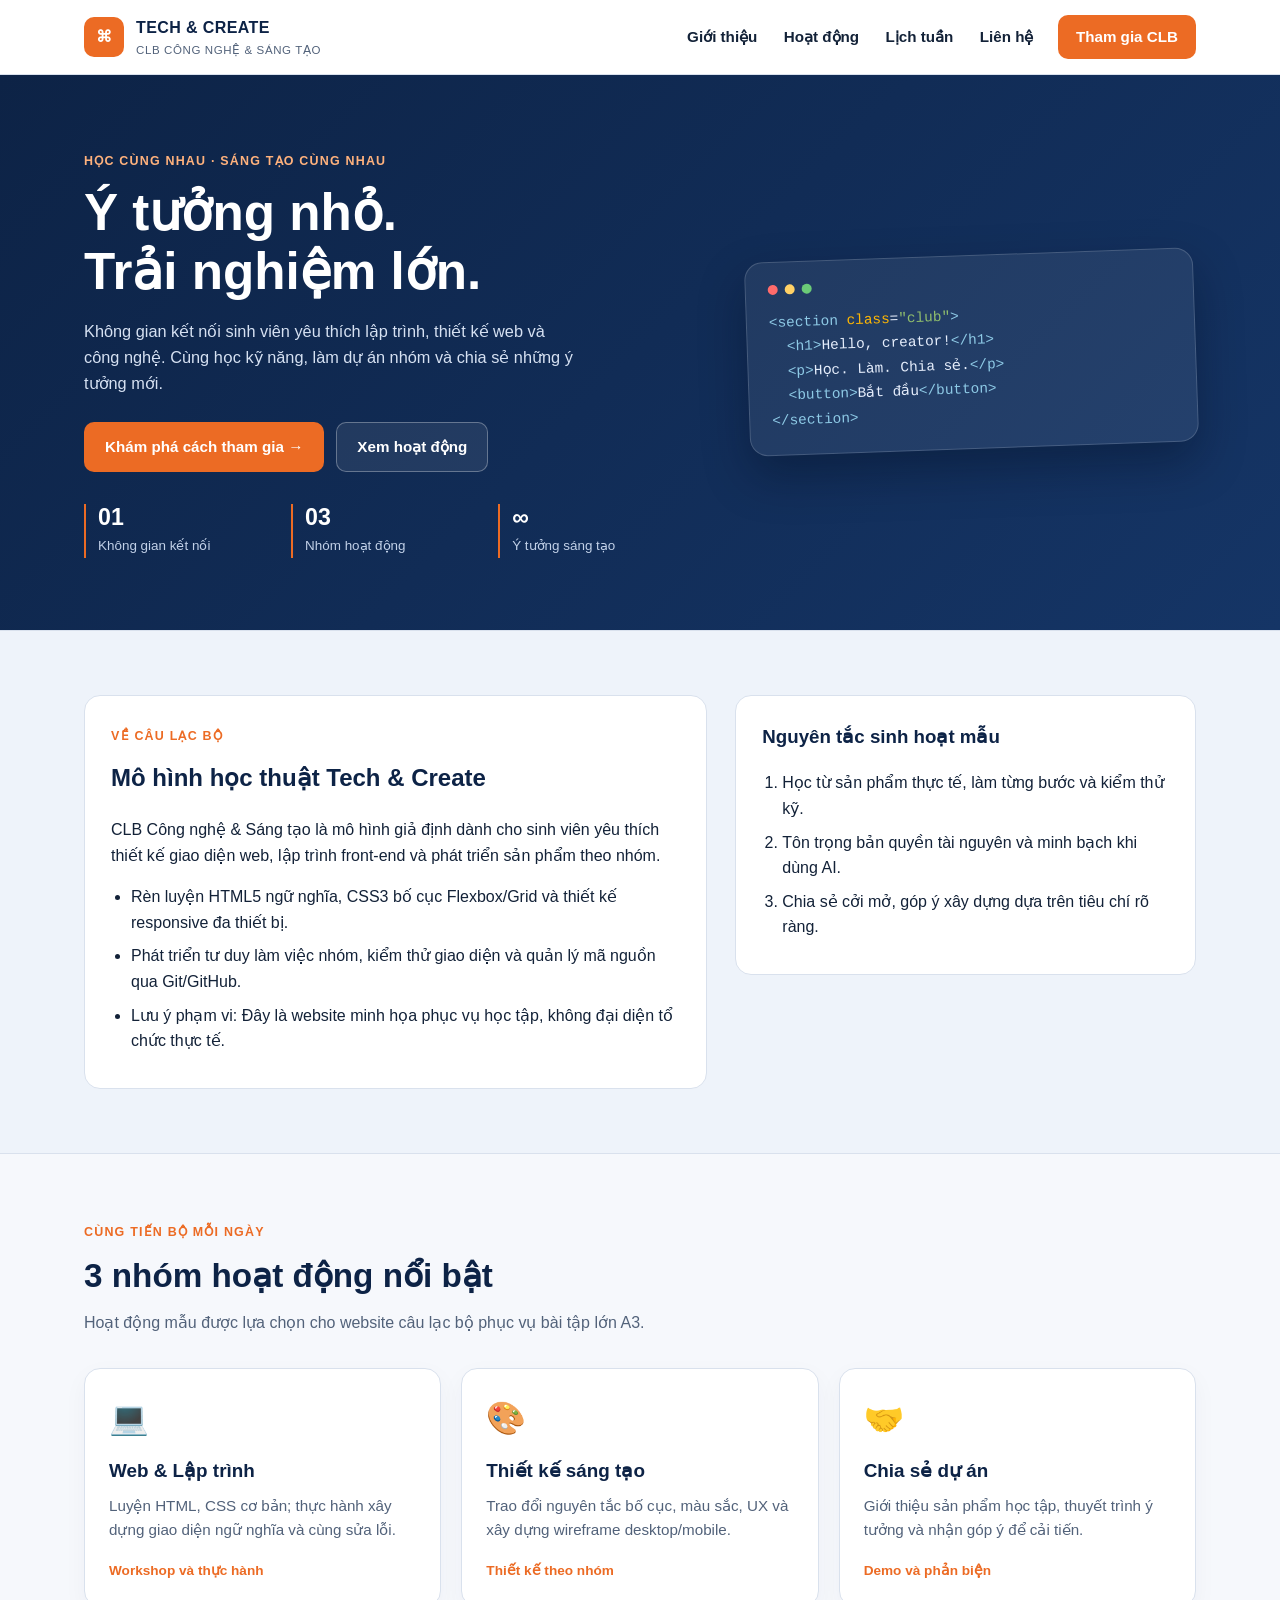
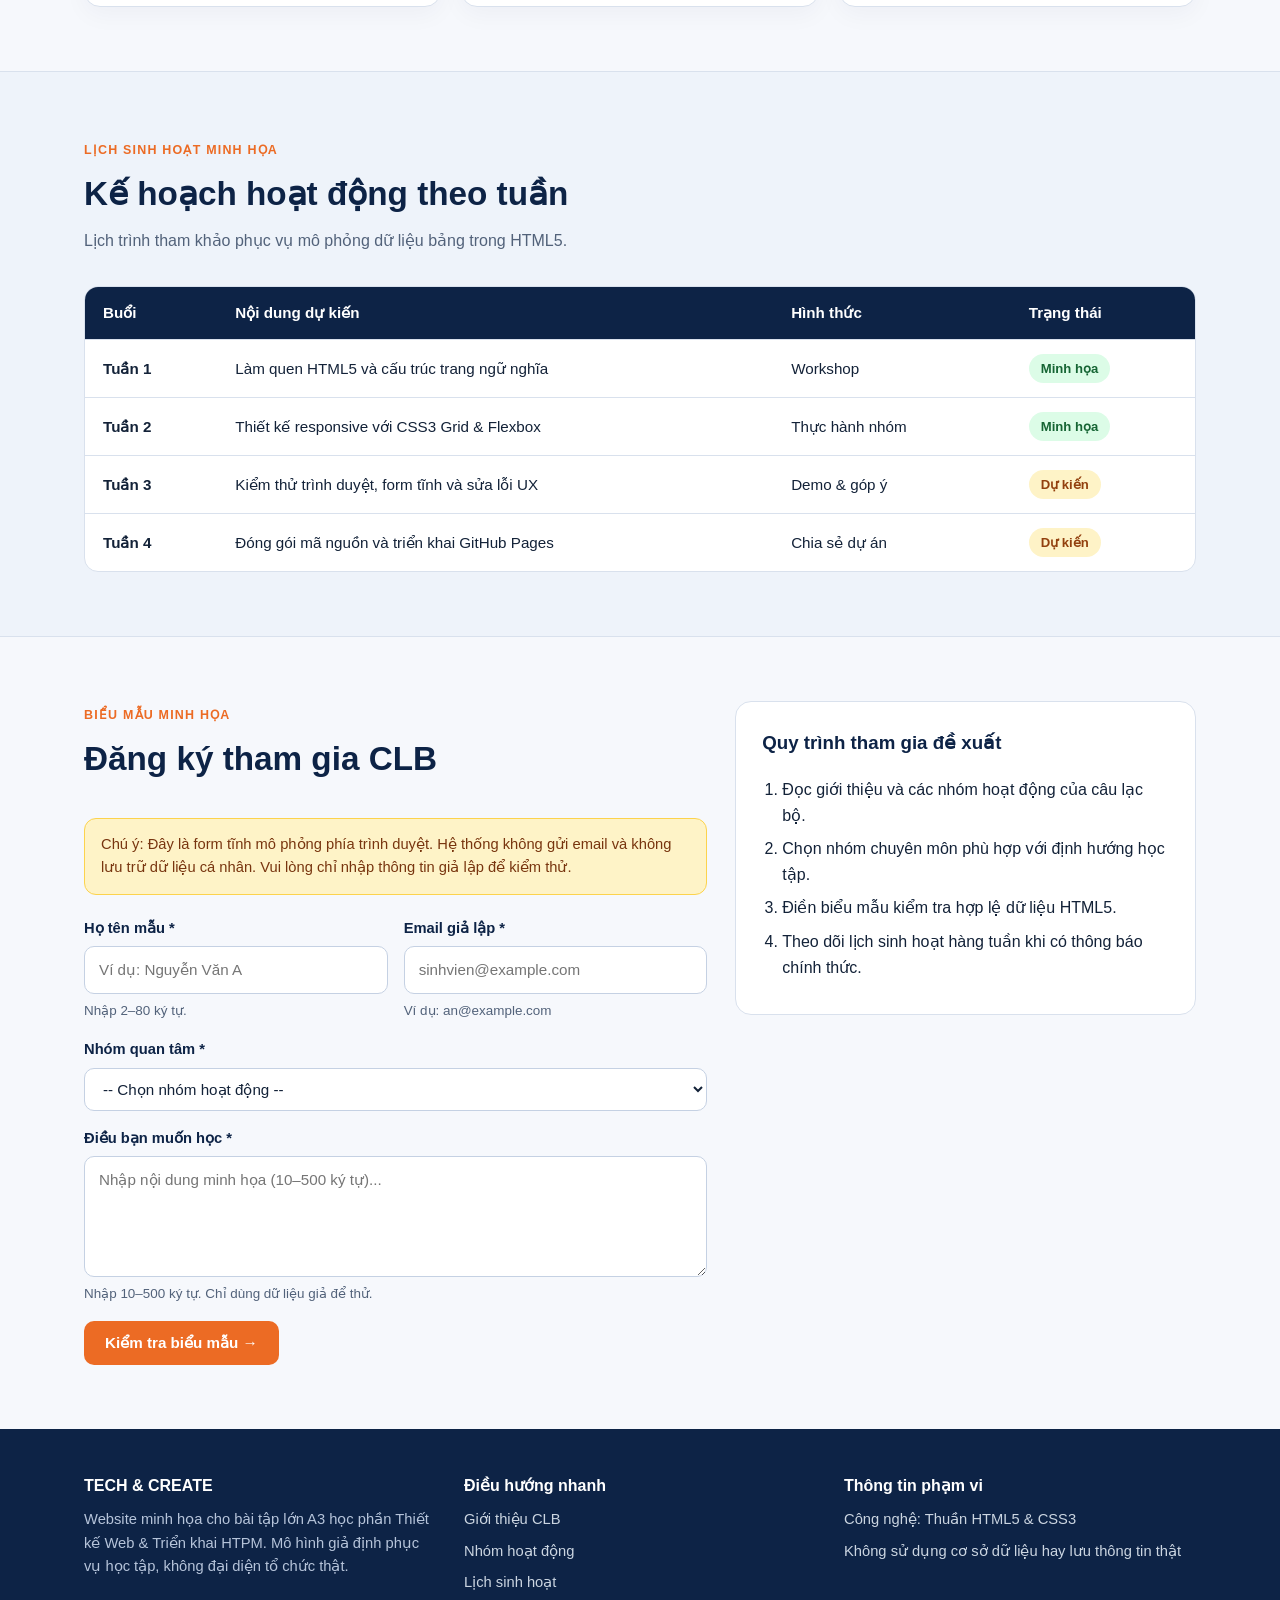
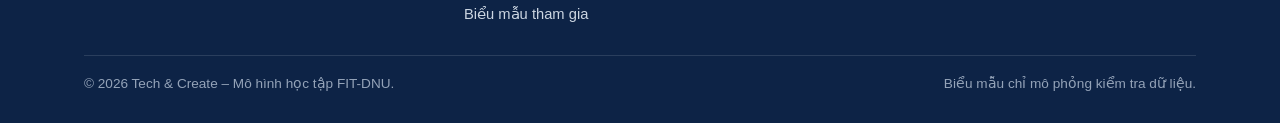
<file: index.html>
<!DOCTYPE html>
<html lang="vi">

<head>
    <meta charset="utf-8">
    <meta name="viewport" content="width=device-width, initial-scale=1">
    <title>CLB Công nghệ &amp; Sáng tạo | Tech &amp; Create</title>
    <link rel="stylesheet" href="css/style.css">
</head>

<body>
    <a class="skip" href="#main">Chuyển đến nội dung chính</a>

    <header class="site-head">
        <div class="nav container">
            <a class="brand" href="index.html">
                <span class="brand-icon" aria-hidden="true">⌘</span>
                <span class="brand-text">
                    <strong>TECH &amp; CREATE</strong>
                    <span>CLB CÔNG NGHỆ &amp; SÁNG TẠO</span>
                </span>
            </a>
            <nav class="nav-links" aria-label="Điều hướng chính">
                <a href="#gioi-thieu">Giới thiệu</a>
                <a href="#hoat-dong">Hoạt động</a>
                <a href="#lich-sinh-hoat">Lịch tuần</a>
                <a href="#lien-he">Liên hệ</a>
                <a class="nav-join" href="#tham-gia">Tham gia CLB</a>
            </nav>
        </div>
    </header>

    <main id="main">
        <!-- Hero -->
        <section class="hero">
            <div class="container hero-grid">
                <div>
                    <span class="eyebrow">HỌC CÙNG NHAU · SÁNG TẠO CÙNG NHAU</span>
                    <h1>Ý tưởng nhỏ.<br>Trải nghiệm lớn.</h1>
                    <p>Không gian kết nối sinh viên yêu thích lập trình, thiết kế web và công nghệ. Cùng học kỹ năng,
                        làm dự án nhóm và chia sẻ những ý tưởng mới.</p>
                    <div class="hero-actions">
                        <a class="btn btn-primary" href="#tham-gia">Khám phá cách tham gia →</a>
                        <a class="btn btn-outline" href="#hoat-dong">Xem hoạt động</a>
                    </div>
                    <div class="hero-stats">
                        <div class="stat">
                            <strong>01</strong>
                            <span>Không gian kết nối</span>
                        </div>
                        <div class="stat">
                            <strong>03</strong>
                            <span>Nhóm hoạt động</span>
                        </div>
                        <div class="stat">
                            <strong>∞</strong>
                            <span>Ý tưởng sáng tạo</span>
                        </div>
                    </div>
                </div>

                <aside class="code-window" aria-label="Khối mã minh họa HTML5">
                    <div class="window-dots" aria-hidden="true">
                        <span></span><span></span><span></span>
                    </div>
                    <pre><code><span class="code-tag">&lt;section</span> <span class="code-attr">class</span>=<span class="code-val">"club"</span><span class="code-tag">&gt;</span>
  <span class="code-tag">&lt;h1&gt;</span>Hello, creator!<span class="code-tag">&lt;/h1&gt;</span>
  <span class="code-tag">&lt;p&gt;</span>Học. Làm. Chia sẻ.<span class="code-tag">&lt;/p&gt;</span>
  <span class="code-tag">&lt;button&gt;</span>Bắt đầu<span class="code-tag">&lt;/button&gt;</span>
<span class="code-tag">&lt;/section&gt;</span></code></pre>
                </aside>
            </div>
        </section>

        <!-- Giới thiệu -->
        <section id="gioi-thieu" class="section section-alt">
            <div class="container feature-grid">
                <article class="panel">
                    <span class="eyebrow">VỀ CÂU LẠC BỘ</span>
                    <h2>Mô hình học thuật Tech &amp; Create</h2>
                    <p>CLB Công nghệ &amp; Sáng tạo là mô hình giả định dành cho sinh viên yêu thích thiết kế giao diện
                        web, lập trình front-end và phát triển sản phẩm theo nhóm.</p>
                    <ul>
                        <li>Rèn luyện HTML5 ngữ nghĩa, CSS3 bố cục Flexbox/Grid và thiết kế responsive đa thiết bị.</li>
                        <li>Phát triển tư duy làm việc nhóm, kiểm thử giao diện và quản lý mã nguồn qua Git/GitHub.</li>
                        <li>Lưu ý phạm vi: Đây là website minh họa phục vụ học tập, không đại diện tổ chức thực tế.</li>
                    </ul>
                </article>

                <aside class="panel">
                    <h3>Nguyên tắc sinh hoạt mẫu</h3>
                    <ol>
                        <li>Học từ sản phẩm thực tế, làm từng bước và kiểm thử kỹ.</li>
                        <li>Tôn trọng bản quyền tài nguyên và minh bạch khi dùng AI.</li>
                        <li>Chia sẻ cởi mở, góp ý xây dựng dựa trên tiêu chí rõ ràng.</li>
                    </ol>
                </aside>
            </div>
        </section>

        <!-- Hoạt động -->
        <section id="hoat-dong" class="section">
            <div class="container">
                <div class="section-head">
                    <span class="eyebrow">CÙNG TIẾN BỘ MỖI NGÀY</span>
                    <h2>3 nhóm hoạt động nổi bật</h2>
                    <p>Hoạt động mẫu được lựa chọn cho website câu lạc bộ phục vụ bài tập lớn A3.</p>
                </div>

                <div class="cards">
                    <article class="card">
                        <span class="emoji" aria-hidden="true">💻</span>
                        <h3>Web &amp; Lập trình</h3>
                        <p>Luyện HTML, CSS cơ bản; thực hành xây dựng giao diện ngữ nghĩa và cùng sửa lỗi.</p>
                        <small>Workshop và thực hành</small>
                    </article>

                    <article class="card">
                        <span class="emoji" aria-hidden="true">🎨</span>
                        <h3>Thiết kế sáng tạo</h3>
                        <p>Trao đổi nguyên tắc bố cục, màu sắc, UX và xây dựng wireframe desktop/mobile.</p>
                        <small>Thiết kế theo nhóm</small>
                    </article>

                    <article class="card">
                        <span class="emoji" aria-hidden="true">🤝</span>
                        <h3>Chia sẻ dự án</h3>
                        <p>Giới thiệu sản phẩm học tập, thuyết trình ý tưởng và nhận góp ý để cải tiến.</p>
                        <small>Demo và phản biện</small>
                    </article>
                </div>
            </div>
        </section>

        <!-- Lịch sinh hoạt -->
        <section id="lich-sinh-hoat" class="section section-alt">
            <div class="container">
                <div class="section-head">
                    <span class="eyebrow">LỊCH SINH HOẠT MINH HỌA</span>
                    <h2>Kế hoạch hoạt động theo tuần</h2>
                    <p>Lịch trình tham khảo phục vụ mô phỏng dữ liệu bảng trong HTML5.</p>
                </div>

                <div class="table-wrap">
                    <table>
                        <thead>
                            <tr>
                                <th scope="col">Buổi</th>
                                <th scope="col">Nội dung dự kiến</th>
                                <th scope="col">Hình thức</th>
                                <th scope="col">Trạng thái</th>
                            </tr>
                        </thead>
                        <tbody>
                            <tr>
                                <th scope="row">Tuần 1</th>
                                <td>Làm quen HTML5 và cấu trúc trang ngữ nghĩa</td>
                                <td>Workshop</td>
                                <td><span class="badge">Minh họa</span></td>
                            </tr>
                            <tr>
                                <th scope="row">Tuần 2</th>
                                <td>Thiết kế responsive với CSS3 Grid &amp; Flexbox</td>
                                <td>Thực hành nhóm</td>
                                <td><span class="badge">Minh họa</span></td>
                            </tr>
                            <tr>
                                <th scope="row">Tuần 3</th>
                                <td>Kiểm thử trình duyệt, form tĩnh và sửa lỗi UX</td>
                                <td>Demo &amp; góp ý</td>
                                <td><span class="badge badge-plan">Dự kiến</span></td>
                            </tr>
                            <tr>
                                <th scope="row">Tuần 4</th>
                                <td>Đóng gói mã nguồn và triển khai GitHub Pages</td>
                                <td>Chia sẻ dự án</td>
                                <td><span class="badge badge-plan">Dự kiến</span></td>
                            </tr>
                        </tbody>
                    </table>
                </div>
            </div>
        </section>

        <!-- Form Tham gia (Chuẩn Lab 5B - thuần HTML5 action="ket-qua.html" method="get") -->
        <section id="tham-gia" class="section">
            <div class="container feature-grid">
                <div>
                    <div class="section-head">
                        <span class="eyebrow">BIỂU MẪU MINH HỌA</span>
                        <h2>Đăng ký tham gia CLB</h2>
                    </div>

                    <div class="demo-note">
                        Chú ý: Đây là form tĩnh mô phỏng phía trình duyệt. Hệ thống không gửi email và không lưu trữ dữ
                        liệu cá nhân. Vui lòng chỉ nhập thông tin giả lập để kiểm thử.
                    </div>

                    <form class="form" action="ket-qua.html" method="get">
                        <div class="form-row">
                            <div class="field">
                                <label for="fullname">Họ tên mẫu *</label>
                                <input id="fullname" name="fullname" type="text" autocomplete="name" required
                                    minlength="2" maxlength="80" placeholder="Ví dụ: Nguyễn Văn A"
                                    aria-describedby="name-help">
                                <p id="name-help" class="help">Nhập 2–80 ký tự.</p>
                            </div>

                            <div class="field">
                                <label for="email">Email giả lập *</label>
                                <input id="email" name="email" type="email" autocomplete="email" required
                                    maxlength="100" placeholder="sinhvien@example.com" aria-describedby="email-help">
                                <p id="email-help" class="help">Ví dụ: an@example.com</p>
                            </div>
                        </div>

                        <div class="field">
                            <label for="interest">Nhóm quan tâm *</label>
                            <select id="interest" name="interest" required>
                                <option value="">-- Chọn nhóm hoạt động --</option>
                                <option value="web">Web &amp; Lập trình</option>
                                <option value="design">Thiết kế sáng tạo</option>
                                <option value="project">Chia sẻ dự án</option>
                            </select>
                        </div>

                        <div class="field">
                            <label for="message">Điều bạn muốn học *</label>
                            <textarea id="message" name="message" rows="4" required minlength="10" maxlength="500"
                                placeholder="Nhập nội dung minh họa (10–500 ký tự)..."
                                aria-describedby="msg-help"></textarea>
                            <p id="msg-help" class="help">Nhập 10–500 ký tự. Chỉ dùng dữ liệu giả để thử.</p>
                        </div>

                        <div>
                            <button type="submit" class="btn btn-primary">Kiểm tra biểu mẫu →</button>
                        </div>
                    </form>
                </div>

                <aside class="panel">
                    <h3>Quy trình tham gia đề xuất</h3>
                    <ol>
                        <li>Đọc giới thiệu và các nhóm hoạt động của câu lạc bộ.</li>
                        <li>Chọn nhóm chuyên môn phù hợp với định hướng học tập.</li>
                        <li>Điền biểu mẫu kiểm tra hợp lệ dữ liệu HTML5.</li>
                        <li>Theo dõi lịch sinh hoạt hàng tuần khi có thông báo chính thức.</li>
                    </ol>
                </aside>
            </div>
        </section>
    </main>

    <footer id="lien-he" class="footer">
        <div class="container">
            <div class="footer-grid">
                <div>
                    <h3>TECH &amp; CREATE</h3>
                    <p>Website minh họa cho bài tập lớn A3 học phần Thiết kế Web &amp; Triển khai HTPM. Mô hình giả định
                        phục vụ học tập, không đại diện tổ chức thật.</p>
                </div>
                <div>
                    <h3>Điều hướng nhanh</h3>
                    <ul>
                        <li><a href="#gioi-thieu">Giới thiệu CLB</a></li>
                        <li><a href="#hoat-dong">Nhóm hoạt động</a></li>
                        <li><a href="#lich-sinh-hoat">Lịch sinh hoạt</a></li>
                        <li><a href="#tham-gia">Biểu mẫu tham gia</a></li>
                    </ul>
                </div>
                <div>
                    <h3>Thông tin phạm vi</h3>
                    <ul>
                        <li>Công nghệ: Thuần HTML5 &amp; CSS3</li>
                        <li>Không sử dụng cơ sở dữ liệu hay lưu thông tin thật</li>
                    </ul>
                </div>
            </div>
            <div class="footer-bottom">
                <span>© 2026 Tech &amp; Create – Mô hình học tập FIT-DNU.</span>
                <span>Biểu mẫu chỉ mô phỏng kiểm tra dữ liệu.</span>
            </div>
        </div>
    </footer>
</body>

</html>
</file>
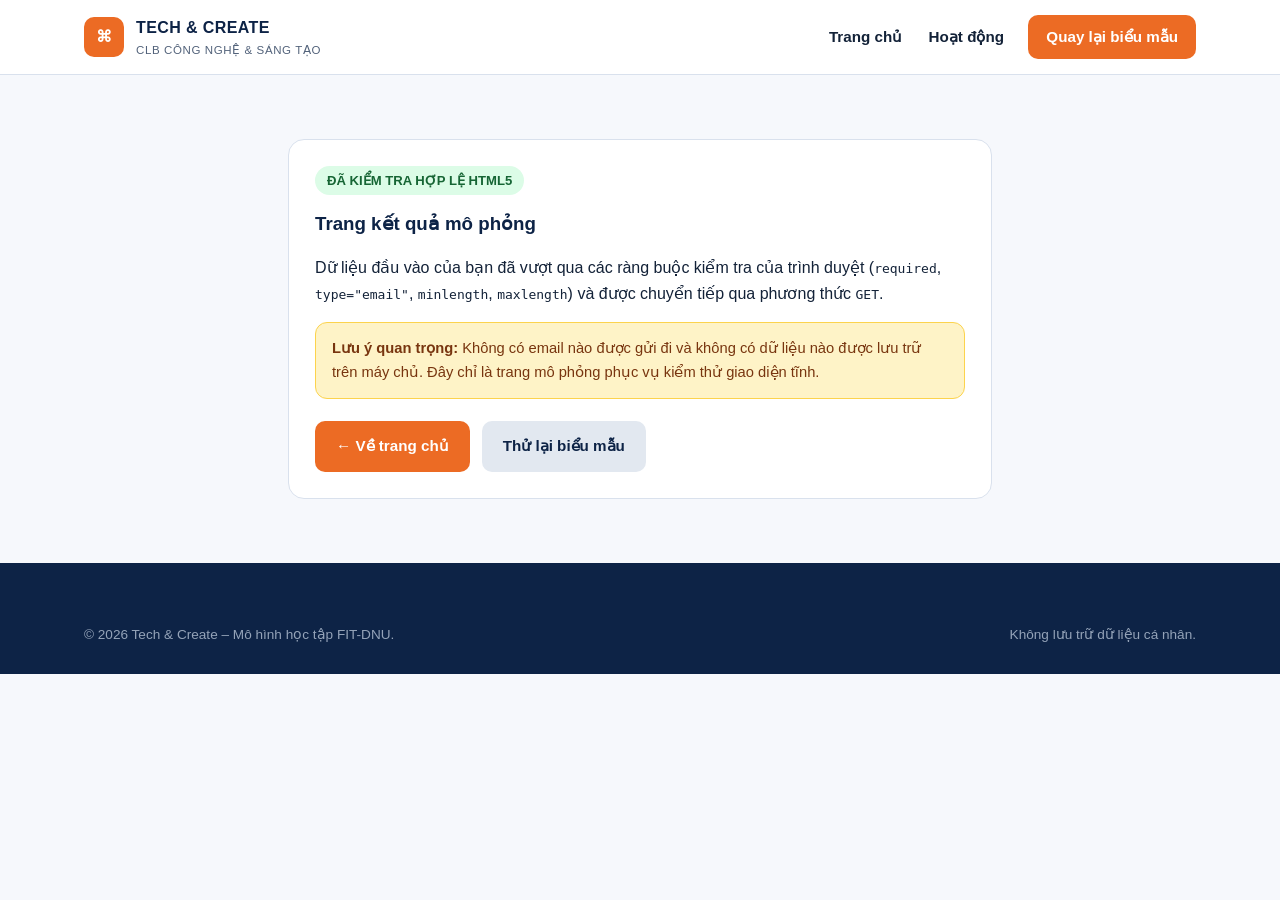
<file: ket-qua.html>
<!DOCTYPE html>
<html lang="vi">

<head>
    <meta charset="utf-8">
    <meta name="viewport" content="width=device-width, initial-scale=1">
    <title>Kết quả mô phỏng | CLB Công nghệ &amp; Sáng tạo</title>
    <link rel="stylesheet" href="css/style.css">
</head>

<body>
    <a class="skip" href="#main">Chuyển đến nội dung chính</a>

    <header class="site-head">
        <div class="nav container">
            <a class="brand" href="index.html">
                <span class="brand-icon" aria-hidden="true">⌘</span>
                <span class="brand-text">
                    <strong>TECH &amp; CREATE</strong>
                    <span>CLB CÔNG NGHỆ &amp; SÁNG TẠO</span>
                </span>
            </a>
            <nav class="nav-links" aria-label="Điều hướng chính">
                <a href="index.html">Trang chủ</a>
                <a href="index.html#hoat-dong">Hoạt động</a>
                <a class="nav-join" href="index.html#tham-gia">Quay lại biểu mẫu</a>
            </nav>
        </div>
    </header>

    <main id="main">
        <section class="section">
            <div class="container">
                <article class="panel result-box">
                    <span class="badge">ĐÃ KIỂM TRA HỢP LỆ HTML5</span>
                    <h1>Trang kết quả mô phỏng</h1>
                    <p>Dữ liệu đầu vào của bạn đã vượt qua các ràng buộc kiểm tra của trình duyệt
                        (<code>required</code>, <code>type="email"</code>, <code>minlength</code>,
                        <code>maxlength</code>) và được chuyển tiếp qua phương thức <code>GET</code>.</p>

                    <div class="demo-note">
                        <strong>Lưu ý quan trọng:</strong> Không có email nào được gửi đi và không có dữ liệu nào được
                        lưu trữ trên máy chủ. Đây chỉ là trang mô phỏng phục vụ kiểm thử giao diện tĩnh.
                    </div>

                    <div class="hero-actions">
                        <a class="btn btn-primary" href="index.html">← Về trang chủ</a>
                        <a class="btn btn-secondary" href="index.html#tham-gia">Thử lại biểu mẫu</a>
                    </div>
                </article>
            </div>
        </section>
    </main>

    <footer class="footer">
        <div class="container">
            <div class="footer-bottom">
                <span>© 2026 Tech &amp; Create – Mô hình học tập FIT-DNU.</span>
                <span>Không lưu trữ dữ liệu cá nhân.</span>
            </div>
        </div>
    </footer>
</body>

</html>
</file>
<file: css/style.css>
:root {
  --navy: #0d2346;
  --orange: #ec6b24;
  --orange-dark: #d45814;
  --bg: #f6f8fc;
  --surface: #ffffff;
  --text: #132238;
  --muted: #52627a;
  --line: #d9e1ed;
}

*,
*::before,
*::after {
  box-sizing: border-box;
}

html {
  scroll-behavior: smooth;
}

body {
  margin: 0;
  font-family: "Segoe UI", Arial, sans-serif;
  line-height: 1.6;
  color: var(--text);
  background: var(--bg);
}

a {
  color: inherit;
  text-decoration: none;
}

:focus-visible {
  outline: 3px solid var(--orange);
  outline-offset: 3px;
}

.skip {
  position: absolute;
  left: -9999px;
  top: 12px;
  background: var(--orange);
  color: #fff;
  padding: 10px 16px;
  border-radius: 8px;
  font-weight: 600;
  z-index: 1000;
}

.skip:focus {
  left: 12px;
}

.container {
  width: 100%;
  max-width: 72rem;
  margin-inline: auto;
  padding-inline: 1.25rem;
}

/* Header & Navigation */
.site-head {
  background: var(--surface);
  border-bottom: 1px solid var(--line);
  position: sticky;
  top: 0;
  z-index: 100;
}

.nav {
  display: flex;
  flex-wrap: wrap;
  align-items: center;
  justify-content: space-between;
  gap: 1rem;
  min-height: 74px;
  padding-block: 0.65rem;
}

.brand {
  display: flex;
  align-items: center;
  gap: 12px;
  flex-shrink: 0;
}

.brand-icon {
  width: 40px;
  height: 40px;
  border-radius: 10px;
  background: var(--orange);
  display: grid;
  place-items: center;
  color: #fff;
  font-weight: 700;
}

.brand-text strong {
  display: block;
  font-size: 1rem;
  color: var(--navy);
  letter-spacing: 0.4px;
}

.brand-text span {
  display: block;
  font-size: 0.72rem;
  color: var(--muted);
  letter-spacing: 0.6px;
}

.nav-links {
  display: flex;
  flex-wrap: wrap;
  align-items: center;
  gap: 0.5rem 1.4rem;
}

.nav-links a {
  font-size: 0.95rem;
  font-weight: 600;
  color: var(--text);
  padding: 6px 2px;
  transition: color 180ms ease;
}

.nav-links a:hover {
  color: var(--orange);
}

.nav-links a.nav-join {
  background: var(--orange);
  color: #fff;
  padding: 10px 18px;
  border-radius: 10px;
  transition: background-color 180ms ease, transform 180ms ease;
}

.nav-links a.nav-join:hover {
  background: var(--orange-dark);
  color: #fff;
}

/* Hero (Mobile-first: 1 cột -> mở rộng 2 cột ở 800px) */
.hero {
  background: linear-gradient(135deg, var(--navy) 0%, #153566 100%);
  color: #fff;
  padding: 3.5rem 0;
}

.hero-grid {
  display: grid;
  grid-template-columns: 1fr;
  gap: 2.25rem;
  align-items: center;
}

.eyebrow {
  display: inline-block;
  font-size: 0.78rem;
  font-weight: 700;
  letter-spacing: 1.2px;
  text-transform: uppercase;
  color: #ffb27d;
  margin-bottom: 12px;
}

.hero h1 {
  font-size: clamp(2.1rem, 4vw, 3.3rem);
  line-height: 1.15;
  margin: 0 0 16px;
}

.hero p {
  color: #d6e1f2;
  font-size: 1.02rem;
  margin: 0 0 26px;
  max-width: 54ch;
}

.hero-actions {
  display: flex;
  flex-wrap: wrap;
  gap: 12px;
  margin-bottom: 32px;
}

.btn {
  display: inline-flex;
  align-items: center;
  justify-content: center;
  gap: 8px;
  padding: 12px 20px;
  border-radius: 10px;
  font-weight: 600;
  font-size: 0.95rem;
  cursor: pointer;
  border: 1px solid transparent;
  transition: background-color 180ms ease, transform 180ms ease;
}

.btn:active:not(:disabled) {
  transform: translateY(1px);
}

.btn-primary {
  background: var(--orange);
  color: #fff;
}

.btn-primary:hover {
  background: var(--orange-dark);
}

.btn-outline {
  background: rgba(255, 255, 255, 0.08);
  color: #fff;
  border-color: rgba(255, 255, 255, 0.3);
}

.btn-outline:hover {
  background: rgba(255, 255, 255, 0.16);
}

.btn-secondary {
  background: #e2e8f0;
  color: var(--navy);
}

.btn-secondary:hover {
  background: #cbd5e1;
}

.hero-stats {
  display: grid;
  grid-template-columns: repeat(3, minmax(0, 1fr));
  gap: 14px;
}

.stat {
  border-left: 2px solid var(--orange);
  padding-left: 12px;
}

.stat strong {
  display: block;
  font-size: 1.45rem;
  line-height: 1.2;
}

.stat span {
  font-size: 0.84rem;
  color: #c2d1e8;
}

.code-window {
  background: rgba(255, 255, 255, 0.07);
  border: 1px solid rgba(255, 255, 255, 0.16);
  border-radius: 18px;
  padding: 22px;
  box-shadow: 0 20px 45px rgba(4, 12, 28, 0.35);
}

.window-dots {
  display: flex;
  gap: 7px;
  margin-bottom: 16px;
}

.window-dots span {
  width: 10px;
  height: 10px;
  border-radius: 50%;
}

.window-dots span:nth-child(1) { background: #ff6b6b; }
.window-dots span:nth-child(2) { background: #ffd166; }
.window-dots span:nth-child(3) { background: #6bcb77; }

.code-window pre {
  margin: 0;
  font-family: Consolas, "Courier New", monospace;
  font-size: 0.9rem;
  line-height: 1.7;
  color: #e6eefc;
  overflow-x: auto;
}

.code-tag { color: #8ecae6; }
.code-attr { color: #ffb703; }
.code-val { color: #90be6d; }

/* Sections & Cards */
.section {
  padding: 4rem 0;
}

.section-alt {
  background: #eef3fa;
  border-top: 1px solid var(--line);
  border-bottom: 1px solid var(--line);
}

.section-head {
  margin-bottom: 2rem;
}

.section-head .eyebrow {
  color: var(--orange);
  margin-bottom: 6px;
}

.section-head h2 {
  font-size: clamp(1.55rem, 2.6vw, 2.1rem);
  color: var(--navy);
  margin: 0 0 8px;
}

.section-head p {
  margin: 0;
  color: var(--muted);
}

.cards {
  display: grid;
  grid-template-columns: 1fr;
  gap: 1.25rem;
}

.card {
  min-width: 0;
  background: var(--surface);
  border: 1px solid var(--line);
  border-radius: 16px;
  padding: 24px;
  box-shadow: 0 8px 24px rgba(13, 35, 70, 0.04);
  transition: transform 180ms ease, box-shadow 180ms ease;
}

.card:hover,
.card:focus-within {
  transform: translateY(-4px);
  box-shadow: 0 14px 30px rgba(13, 35, 70, 0.09);
}

.emoji {
  display: inline-block;
  font-size: 2rem;
  margin-bottom: 12px;
}

.card h3 {
  margin: 0 0 8px;
  font-size: 1.18rem;
  color: var(--navy);
}

.card p {
  margin: 0 0 14px;
  color: var(--muted);
  font-size: 0.95rem;
}

.card small {
  display: inline-block;
  color: var(--orange);
  font-weight: 700;
  font-size: 0.85rem;
}

/* Panels & Two-column */
.feature-grid {
  display: grid;
  grid-template-columns: 1fr;
  gap: 1.75rem;
  align-items: start;
}

.panel {
  min-width: 0;
  background: var(--surface);
  border: 1px solid var(--line);
  border-radius: 16px;
  padding: 26px;
}

.panel .eyebrow {
  color: var(--orange);
}

.panel h2,
.panel h3 {
  color: var(--navy);
  margin-top: 0;
}

.panel ul,
.panel ol {
  padding-left: 20px;
  margin-bottom: 0;
}

.panel li {
  margin-bottom: 8px;
}

/* Table */
.table-wrap {
  background: var(--surface);
  border: 1px solid var(--line);
  border-radius: 14px;
  overflow-x: auto;
}

table {
  width: 100%;
  border-collapse: collapse;
  text-align: left;
}

thead {
  background: var(--navy);
  color: #fff;
}

th,
td {
  padding: 14px 18px;
  border-bottom: 1px solid var(--line);
  font-size: 0.95rem;
}

tbody tr:last-child th,
tbody tr:last-child td {
  border-bottom: none;
}

.badge {
  display: inline-block;
  padding: 4px 12px;
  border-radius: 999px;
  font-size: 0.82rem;
  font-weight: 700;
  background: #dcfce7;
  color: #166534;
}

.badge-plan {
  background: #fef3c7;
  color: #92400e;
}

/* Form & Validation (:user-invalid chuẩn Bài 5) */
.demo-note {
  background: #fef3c7;
  border: 1px solid #fcd34d;
  color: #78350f;
  padding: 14px 16px;
  border-radius: 12px;
  font-size: 0.92rem;
  margin: 16px 0 22px;
}

.form {
  display: grid;
  gap: 16px;
}

.form-row {
  display: grid;
  grid-template-columns: 1fr;
  gap: 16px;
}

.field {
  display: flex;
  flex-direction: column;
  gap: 6px;
}

label {
  font-weight: 600;
  font-size: 0.92rem;
  color: var(--navy);
}

input,
select,
textarea {
  width: 100%;
  padding: 11px 14px;
  border: 1px solid #c5d1e3;
  border-radius: 10px;
  font: inherit;
  font-size: 0.95rem;
  background: #fff;
  color: var(--text);
}

input:user-invalid,
select:user-invalid,
textarea:user-invalid {
  border: 2px solid #b91c1c;
}

.help {
  margin: 0;
  font-size: 0.84rem;
  color: var(--muted);
}

.result-box {
  max-width: 44rem;
  margin-inline: auto;
}

.result-box h1 {
  color: var(--navy);
  margin: 14px 0 12px;
}

.result-box .hero-actions {
  margin-bottom: 0;
}

/* Footer */
.footer {
  background: var(--navy);
  color: #cbd5e1;
  padding: 2.75rem 0 1.75rem;
}

.footer-grid {
  display: grid;
  grid-template-columns: 1fr;
  gap: 1.75rem;
  padding-bottom: 1.75rem;
  border-bottom: 1px solid rgba(255, 255, 255, 0.12);
}

.footer h3 {
  color: #fff;
  font-size: 1rem;
  margin: 0 0 10px;
}

.footer p {
  margin: 0;
  font-size: 0.92rem;
  color: #b6c4da;
}

.footer ul {
  list-style: none;
  margin: 0;
  padding: 0;
  display: grid;
  gap: 8px;
  font-size: 0.92rem;
}

.footer a:hover {
  color: #fff;
  text-decoration: underline;
}

.footer-bottom {
  padding-top: 1.1rem;
  font-size: 0.85rem;
  color: #94a3b8;
  display: flex;
  flex-wrap: wrap;
  justify-content: space-between;
  gap: 10px;
}

/* Breakpoint B1: >= 640px (2 cột) */
@media (min-width: 640px) {
  .cards,
  .form-row {
    grid-template-columns: repeat(2, minmax(0, 1fr));
  }
}

/* Breakpoint B2: >= 960px (3 cột & bố cục rộng) */
@media (min-width: 960px) {
  .hero {
    padding: 4.5rem 0;
  }

  .hero-grid {
    grid-template-columns: 1.15fr 0.85fr;
    gap: 3.5rem;
  }

  .code-window {
    transform: rotate(-2deg);
  }

  .cards,
  .footer-grid {
    grid-template-columns: repeat(3, minmax(0, 1fr));
  }

  .feature-grid {
    grid-template-columns: 1.15fr 0.85fr;
  }
}
</file>
